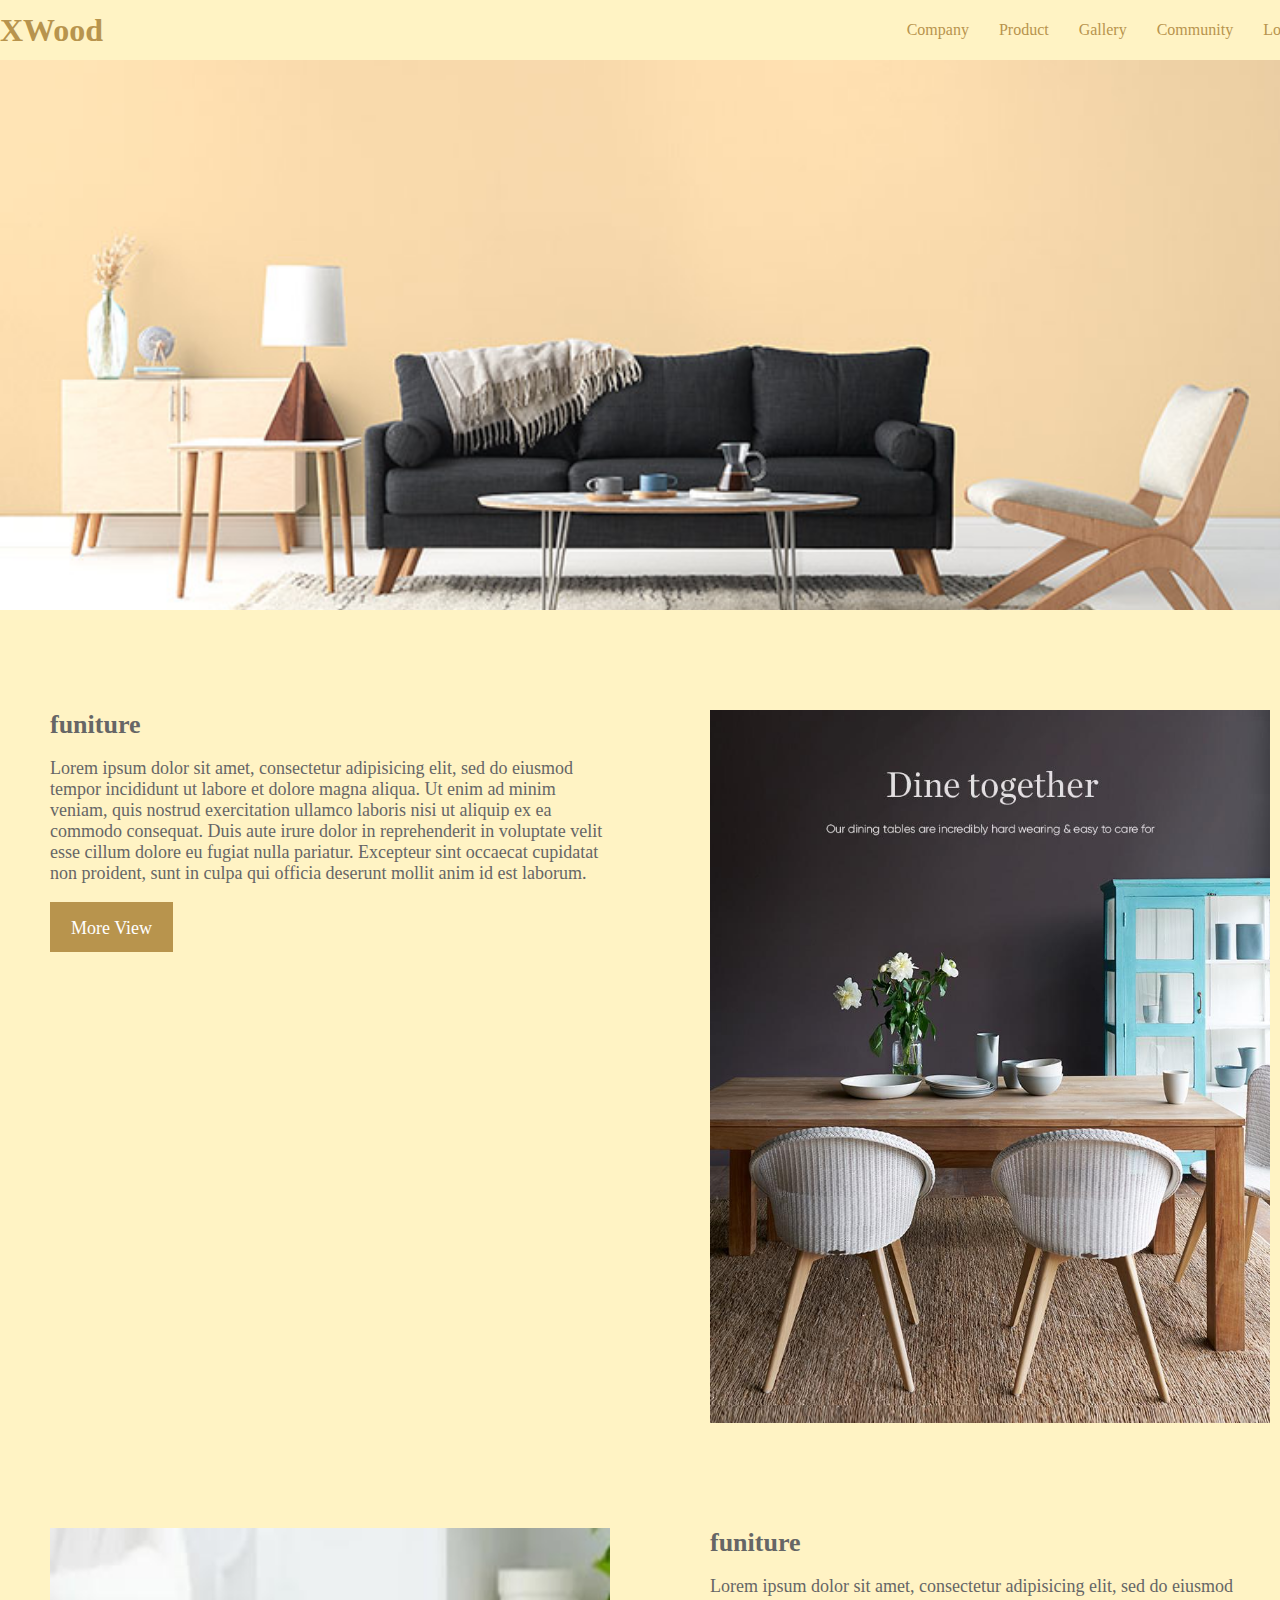
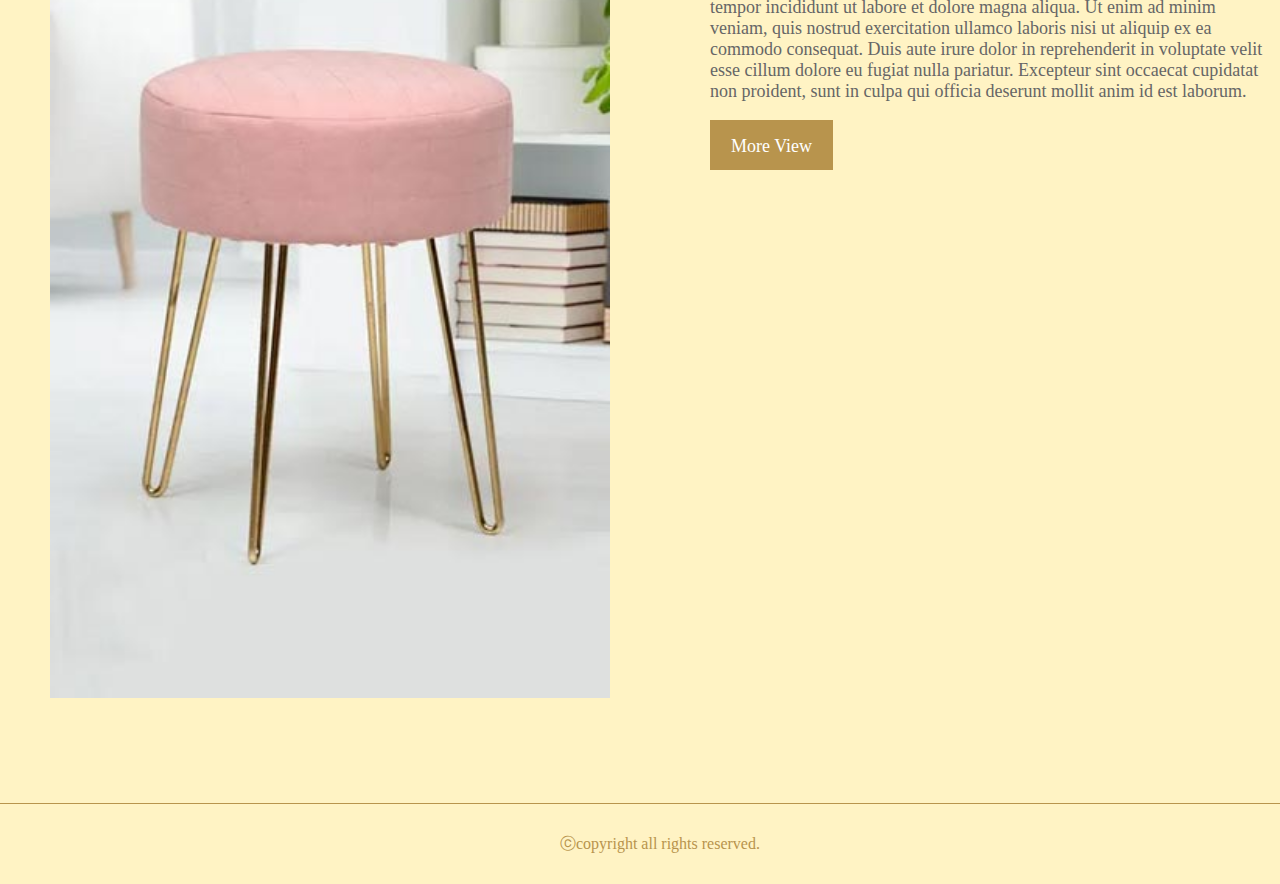
<file: 20201125/에제1_sass_site/index.html>
<!DOCTYPE html>
 <html lang="en">
 <head>
    <meta charset="UTF-8">
    <title>xwood</title>
    <link rel="stylesheet" href="css/style.css">
    <script src="js/jquery.min.js"></script>
    <script src="js/common.js"></script>
     <!--[if lt IE 9]>
       <script src = "http://html5shiv.googlecode.com/svn/trunk/html5.js"></script>
     <![endif]-->
 </head>
 <body>
   <div id="wrap">
    <header id="header">
      <h1 id="top_logo"><a href="index.html">XWood</a></h1>
      <nav id="top_nav">
        <ul>
          <li><a href="company/introduce.html">Company</a>
            <ul class="sub_menu">
              <li><a href="company/introduce.html">Introduce</a></li>
              <li><a href="company/ci.html">CI</a></li>
              <li><a href="company/history.html">History</a></li>
            </ul>
          </li>
          <li><a href="product/product.html">Product</a></li>
          <li><a href="gallery/gallery.html">Gallery</a></li>
          <li><a href="community/notice.html">Community</a>
            <ul class="sub_menu">
              <li><a href="community/notice.html">Notice</a></li>
              <li><a href="community/faq.html">FAQ</a></li>
            </ul>
          </li>
          <li><a href="location/location.html">Location</a></li>
        </ul>
      </nav>
    </header>
    <main>
      <!--메인배너-->
      <div class="mainbanner"></div>
      <!--컨텐츠 영역-->
      <div class="container">
        <div class="content">
          <div class="inner">
            <div class="box items_2">
              <div class="items">
                <h3 class="title">funiture</h3>
                <p>Lorem ipsum dolor sit amet, consectetur adipisicing elit, sed do eiusmod tempor incididunt ut labore et dolore magna aliqua. Ut enim ad minim veniam, quis nostrud exercitation ullamco laboris nisi ut aliquip ex ea commodo consequat. Duis aute irure dolor in reprehenderit in voluptate velit esse cillum dolore eu fugiat nulla pariatur. Excepteur sint occaecat cupidatat non proident, sunt in culpa qui officia deserunt mollit anim id est laborum.</p>
                <a href="company/introduce.html" class="gbtn">More View</a>
              </div>
              <div class="items">
                <img src="img/thumb_nail01.jpg" alt="thumb01">
              </div>
            </div>
          </div>
          <div class="inner">
            <div class="box items_2">
              <div class="items">
                <img src="img/thumb_nail02.jpg" alt="thumb02">
              </div>
              <div class="items">
                <h3 class="title">funiture</h3>
                <p>Lorem ipsum dolor sit amet, consectetur adipisicing elit, sed do eiusmod tempor incididunt ut labore et dolore magna aliqua. Ut enim ad minim veniam, quis nostrud exercitation ullamco laboris nisi ut aliquip ex ea commodo consequat. Duis aute irure dolor in reprehenderit in voluptate velit esse cillum dolore eu fugiat nulla pariatur. Excepteur sint occaecat cupidatat non proident, sunt in culpa qui officia deserunt mollit anim id est laborum.</p>
                <a href="company/introduce.html" class="gbtn">More View</a>
              </div>
            </div>
          </div>
        </div>
      </div>
    </main>
    <footer id="footer">
      ⓒcopyright all rights reserved.
    </footer>
   </div>
 </body>
 </html>
</file>
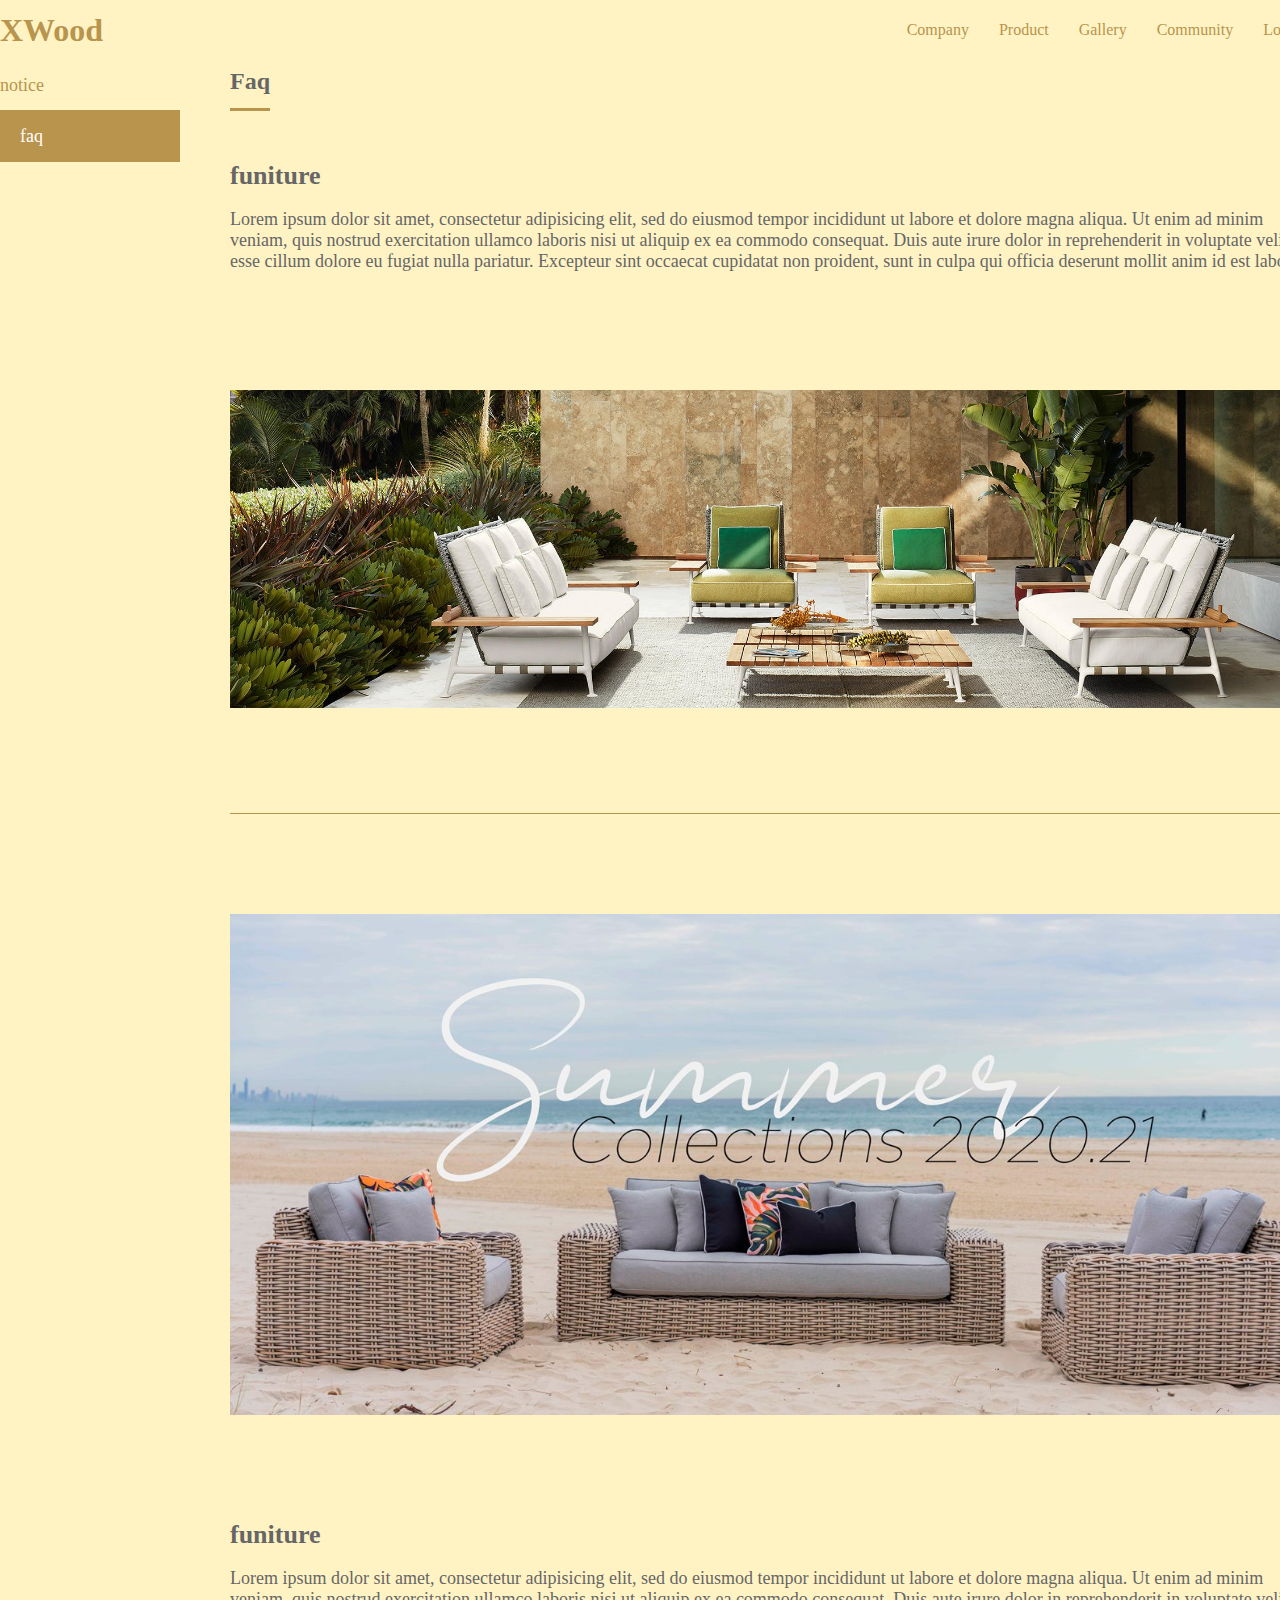
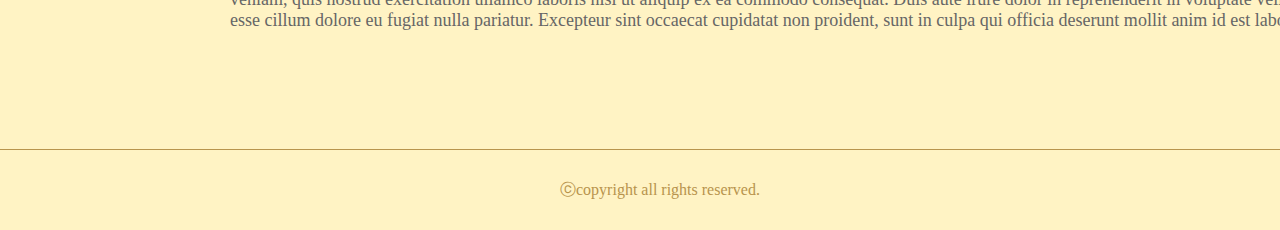
<file: 20201125/에제1_sass_site/community/faq.html>
<!DOCTYPE html>
 <html lang="en">
 <head>
    <meta charset="UTF-8">
    <title>faq</title>
    <link rel="stylesheet" href="../css/style.css">
    <script src="../js/jquery.min.js"></script>
    <script src="../js/common.js"></script>
     <!--[if lt IE 9]>
       <script src = "http://html5shiv.googlecode.com/svn/trunk/html5.js"></script>
     <![endif]-->
 </head>
 <body class="subpage">
   <div id="wrap">
    <header id="header">
      <h1 id="top_logo"><a href="../index.html">XWood</a></h1>
      <nav id="top_nav">
        <ul>
          <li><a href="../company/introduce.html">Company</a>
            <ul class="sub_menu">
              <li><a href="../company/introduce.html">Introduce</a></li>
              <li><a href="../company/ci.html">CI</a></li>
              <li><a href="../company/history.html">History</a></li>
            </ul>
          </li>
          <li><a href="../product/product.html">Product</a></li>
          <li><a href="../gallery/gallery.html">Gallery</a></li>
          <li><a href="../community/notice.html">Community</a>
            <ul class="sub_menu">
              <li><a href="../community/notice.html">Notice</a></li>
              <li><a href="../community/faq.html">FAQ</a></li>
            </ul>
          </li>
          <li><a href="../location/location.html">Location</a></li>
        </ul>
      </nav>
    </header>
    <main>
      <!--컨텐츠 영역-->
      <div class="container">
        <!--왼쪽메뉴-->
        <aside id="lnb">
          <ul>
            <li><a href="../community/notice.html">notice</a></li>
            <li><a class="on" href="../community/faq.html">faq</a></li>
          </ul>
        </aside>
        <!--컨텐츠 본문-->
        <div class="content">
          <h2 class="sub_title"><span>Faq</span></h2>
          <div class="inner">
            <div class="box">
              <div class="items">
                <h3 class="title">funiture</h3>
                <p>Lorem ipsum dolor sit amet, consectetur adipisicing elit, sed do eiusmod tempor incididunt ut labore et dolore magna aliqua. Ut enim ad minim veniam, quis nostrud exercitation ullamco laboris nisi ut aliquip ex ea commodo consequat. Duis aute irure dolor in reprehenderit in voluptate velit esse cillum dolore eu fugiat nulla pariatur. Excepteur sint occaecat cupidatat non proident, sunt in culpa qui officia deserunt mollit anim id est laborum.</p>
              </div>
              <div class="items">
                <img src="../img/company/company_img01.jpg" alt="thumb01">
              </div>
            </div>
          </div>
          <div class="inner">
            <div class="box">
              <div class="items">
                <img src="../img/company/company_img02.jpg" alt="thumb02">
              </div>
              <div class="items">
                <h3 class="title">funiture</h3>
                <p>Lorem ipsum dolor sit amet, consectetur adipisicing elit, sed do eiusmod tempor incididunt ut labore et dolore magna aliqua. Ut enim ad minim veniam, quis nostrud exercitation ullamco laboris nisi ut aliquip ex ea commodo consequat. Duis aute irure dolor in reprehenderit in voluptate velit esse cillum dolore eu fugiat nulla pariatur. Excepteur sint occaecat cupidatat non proident, sunt in culpa qui officia deserunt mollit anim id est laborum.</p>
              </div>
            </div>
          </div>
        </div>
      </div>
    </main>
    <footer id="footer">
      ⓒcopyright all rights reserved.
    </footer>
   </div>
 </body>
 </html>
</file>
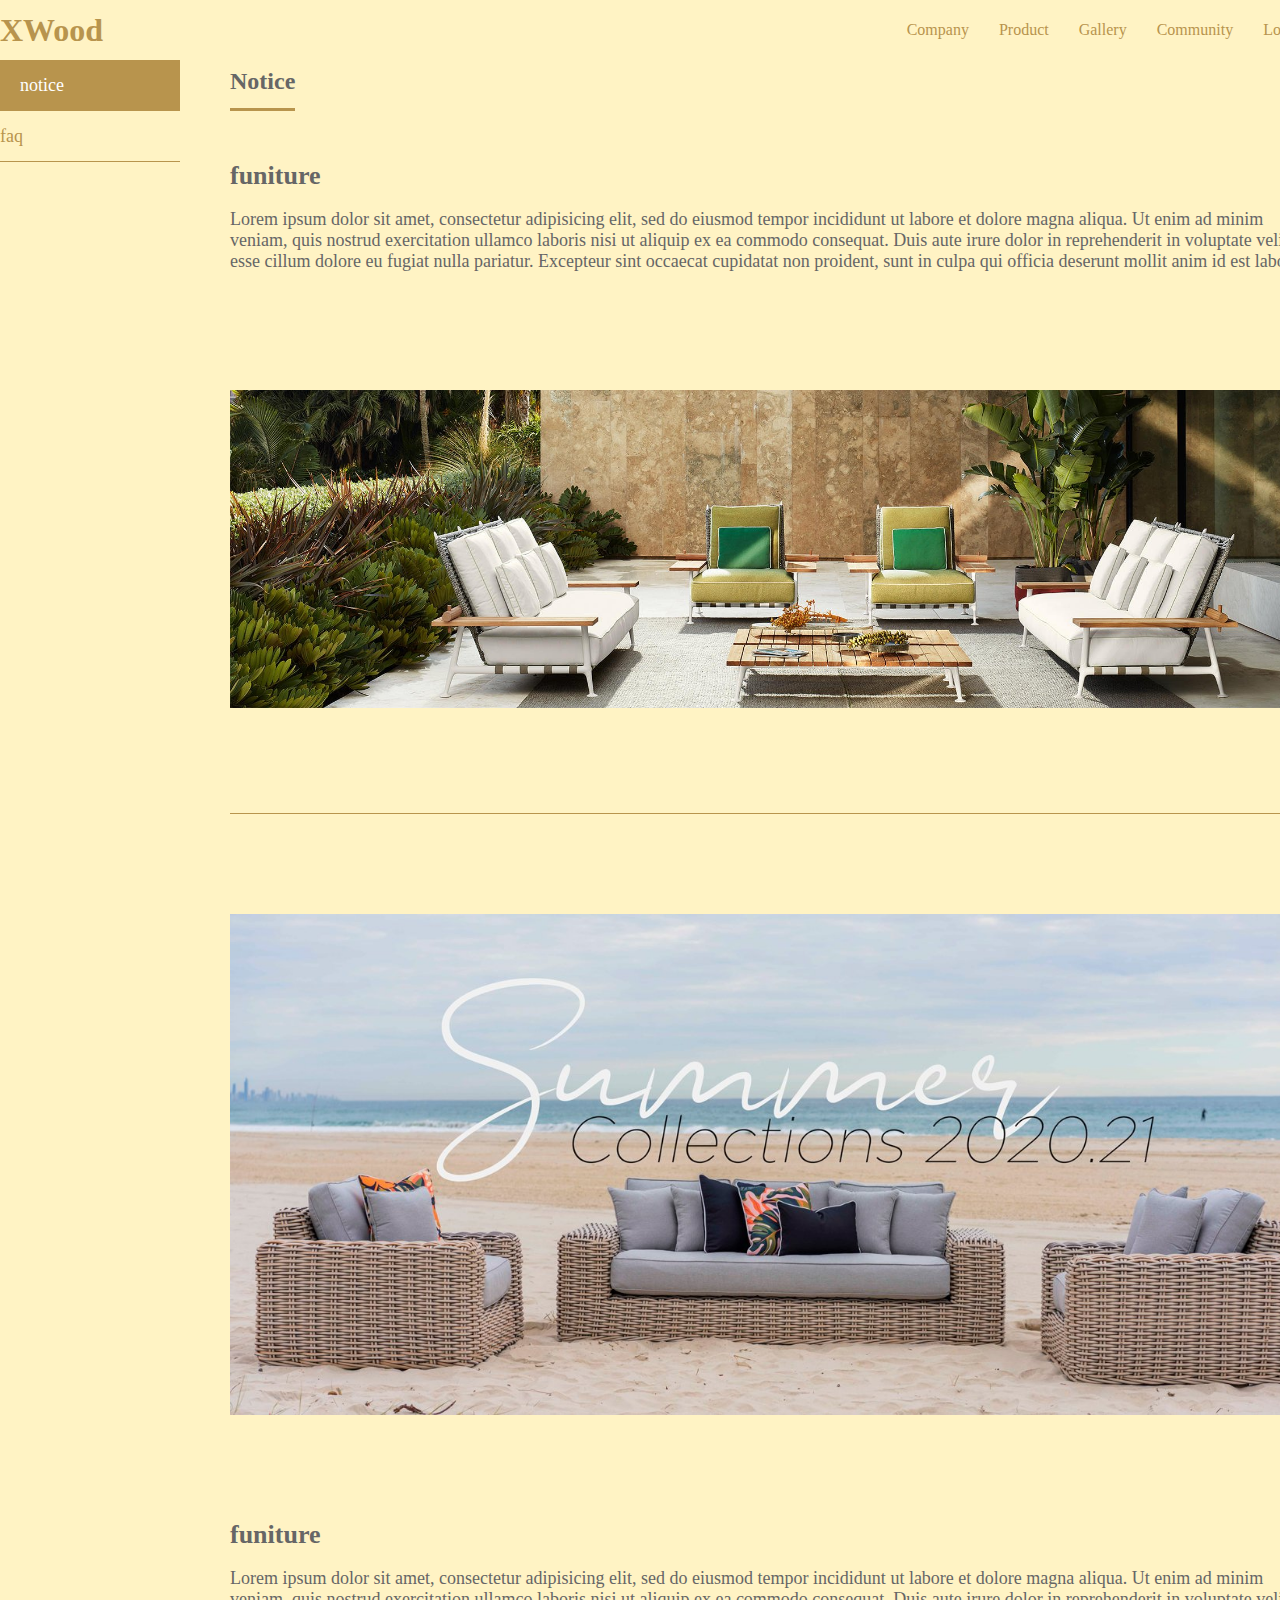
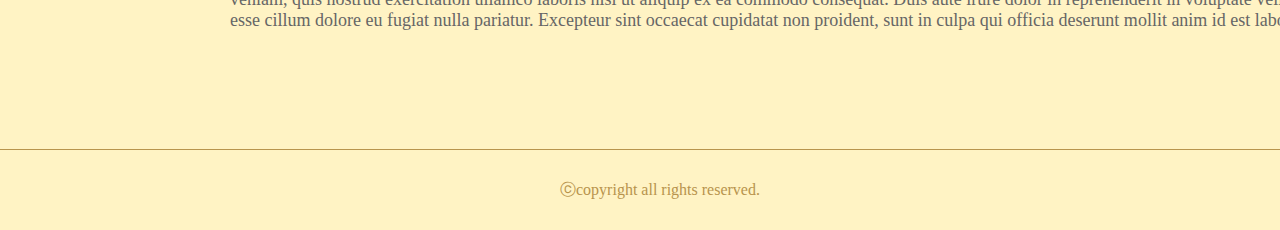
<file: 20201125/에제1_sass_site/community/notice.html>
<!DOCTYPE html>
 <html lang="en">
 <head>
    <meta charset="UTF-8">
    <title>notice</title>
    <link rel="stylesheet" href="../css/style.css">
    <script src="../js/jquery.min.js"></script>
    <script src="../js/common.js"></script>
     <!--[if lt IE 9]>
       <script src = "http://html5shiv.googlecode.com/svn/trunk/html5.js"></script>
     <![endif]-->
 </head>
 <body class="subpage">
   <div id="wrap">
    <header id="header">
      <h1 id="top_logo"><a href="../index.html">XWood</a></h1>
      <nav id="top_nav">
        <ul>
          <li><a href="../company/introduce.html">Company</a>
            <ul class="sub_menu">
              <li><a href="../company/introduce.html">Introduce</a></li>
              <li><a href="../company/ci.html">CI</a></li>
              <li><a href="../company/history.html">History</a></li>
            </ul>
          </li>
          <li><a href="../product/product.html">Product</a></li>
          <li><a href="../gallery/gallery.html">Gallery</a></li>
          <li><a href="../community/notice.html">Community</a>
            <ul class="sub_menu">
              <li><a href="../community/notice.html">Notice</a></li>
              <li><a href="../community/faq.html">FAQ</a></li>
            </ul>
          </li>
          <li><a href="../location/location.html">Location</a></li>
        </ul>
      </nav>
    </header>
    <main>
      <!--컨텐츠 영역-->
      <div class="container">
        <!--왼쪽메뉴-->
        <aside id="lnb">
          <ul>
            <li><a class="on" href="../community/notice.html">notice</a></li>
            <li><a href="../community/faq.html">faq</a></li>
          </ul>
        </aside>
        <!--컨텐츠 본문-->
        <div class="content">
          <h2 class="sub_title"><span>Notice</span></h2>
          <div class="inner">
            <div class="box">
              <div class="items">
                <h3 class="title">funiture</h3>
                <p>Lorem ipsum dolor sit amet, consectetur adipisicing elit, sed do eiusmod tempor incididunt ut labore et dolore magna aliqua. Ut enim ad minim veniam, quis nostrud exercitation ullamco laboris nisi ut aliquip ex ea commodo consequat. Duis aute irure dolor in reprehenderit in voluptate velit esse cillum dolore eu fugiat nulla pariatur. Excepteur sint occaecat cupidatat non proident, sunt in culpa qui officia deserunt mollit anim id est laborum.</p>
              </div>
              <div class="items">
                <img src="../img/company/company_img01.jpg" alt="thumb01">
              </div>
            </div>
          </div>
          <div class="inner">
            <div class="box">
              <div class="items">
                <img src="../img/company/company_img02.jpg" alt="thumb02">
              </div>
              <div class="items">
                <h3 class="title">funiture</h3>
                <p>Lorem ipsum dolor sit amet, consectetur adipisicing elit, sed do eiusmod tempor incididunt ut labore et dolore magna aliqua. Ut enim ad minim veniam, quis nostrud exercitation ullamco laboris nisi ut aliquip ex ea commodo consequat. Duis aute irure dolor in reprehenderit in voluptate velit esse cillum dolore eu fugiat nulla pariatur. Excepteur sint occaecat cupidatat non proident, sunt in culpa qui officia deserunt mollit anim id est laborum.</p>
              </div>
            </div>
          </div>
        </div>
      </div>
    </main>
    <footer id="footer">
      ⓒcopyright all rights reserved.
    </footer>
   </div>
 </body>
 </html>
</file>
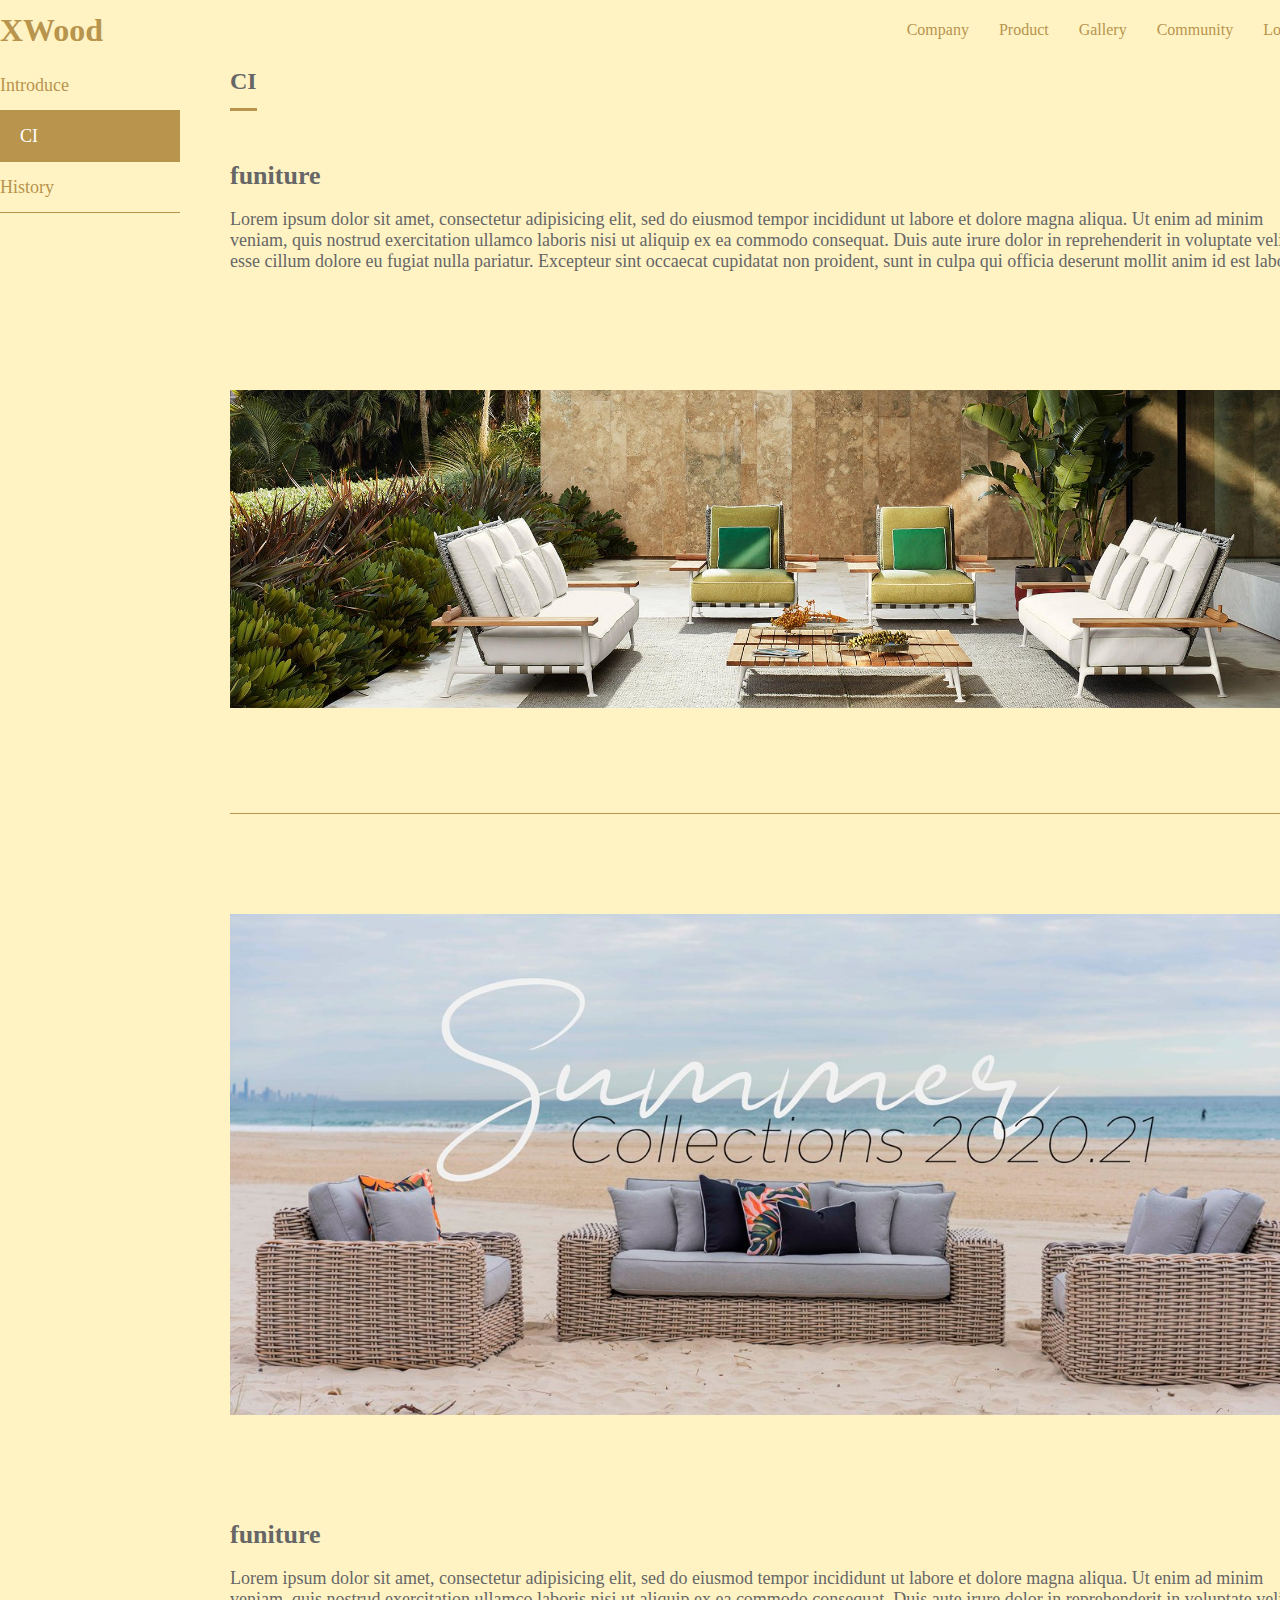
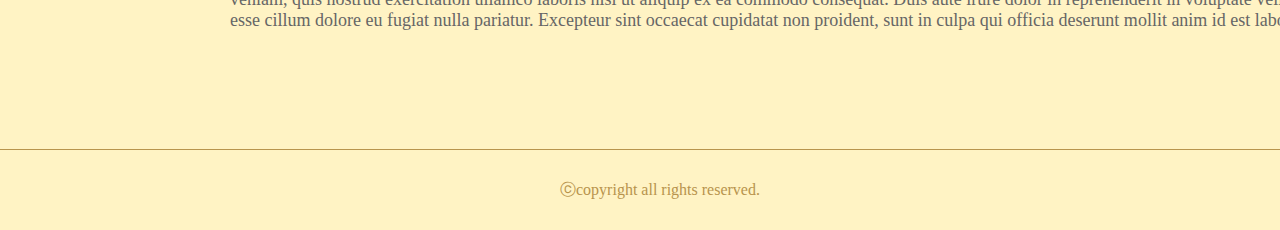
<file: 20201125/에제1_sass_site/company/ci.html>
<!DOCTYPE html>
 <html lang="en">
 <head>
    <meta charset="UTF-8">
    <title>ci</title>
    <link rel="stylesheet" href="../css/style.css">
    <script src="../js/jquery.min.js"></script>
    <script src="../js/common.js"></script>
     <!--[if lt IE 9]>
       <script src = "http://html5shiv.googlecode.com/svn/trunk/html5.js"></script>
     <![endif]-->
 </head>
 <body class="subpage">
   <div id="wrap">
    <header id="header">
      <h1 id="top_logo"><a href="../index.html">XWood</a></h1>
      <nav id="top_nav">
        <ul>
          <li><a href="../company/introduce.html">Company</a>
            <ul class="sub_menu">
              <li><a href="../company/introduce.html">Introduce</a></li>
              <li><a href="../company/ci.html">CI</a></li>
              <li><a href="../company/history.html">History</a></li>
            </ul>
          </li>
          <li><a href="../product/product.html">Product</a></li>
          <li><a href="../gallery/gallery.html">Gallery</a></li>
          <li><a href="../community/notice.html">Community</a>
            <ul class="sub_menu">
              <li><a href="../community/notice.html">Notice</a></li>
              <li><a href="../community/faq.html">FAQ</a></li>
            </ul>
          </li>
          <li><a href="../location/location.html">Location</a></li>
        </ul>
      </nav>
    </header>
    <main>
      <!--컨텐츠 영역-->
      <div class="container">
        <!--왼쪽메뉴-->
        <aside id="lnb">
          <ul>
            <li><a href="../company/introduce.html">Introduce</a></li>
            <li><a class="on" href="../company/ci.html">CI</a></li>
            <li><a href="../company/history.html">History</a></li>
          </ul>
        </aside>
        <!--컨텐츠 본문-->
        <div class="content">
          <h2 class="sub_title"><span>CI</span></h2>
          <div class="inner">
            <div class="box">
              <div class="items">
                <h3 class="title">funiture</h3>
                <p>Lorem ipsum dolor sit amet, consectetur adipisicing elit, sed do eiusmod tempor incididunt ut labore et dolore magna aliqua. Ut enim ad minim veniam, quis nostrud exercitation ullamco laboris nisi ut aliquip ex ea commodo consequat. Duis aute irure dolor in reprehenderit in voluptate velit esse cillum dolore eu fugiat nulla pariatur. Excepteur sint occaecat cupidatat non proident, sunt in culpa qui officia deserunt mollit anim id est laborum.</p>
              </div>
              <div class="items">
                <img src="../img/company/company_img01.jpg" alt="thumb01">
              </div>
            </div>
          </div>
          <div class="inner">
            <div class="box">
              <div class="items">
                <img src="../img/company/company_img02.jpg" alt="thumb02">
              </div>
              <div class="items">
                <h3 class="title">funiture</h3>
                <p>Lorem ipsum dolor sit amet, consectetur adipisicing elit, sed do eiusmod tempor incididunt ut labore et dolore magna aliqua. Ut enim ad minim veniam, quis nostrud exercitation ullamco laboris nisi ut aliquip ex ea commodo consequat. Duis aute irure dolor in reprehenderit in voluptate velit esse cillum dolore eu fugiat nulla pariatur. Excepteur sint occaecat cupidatat non proident, sunt in culpa qui officia deserunt mollit anim id est laborum.</p>
              </div>
            </div>
          </div>
        </div>
      </div>
    </main>
    <footer id="footer">
      ⓒcopyright all rights reserved.
    </footer>
   </div>
 </body>
 </html>
</file>
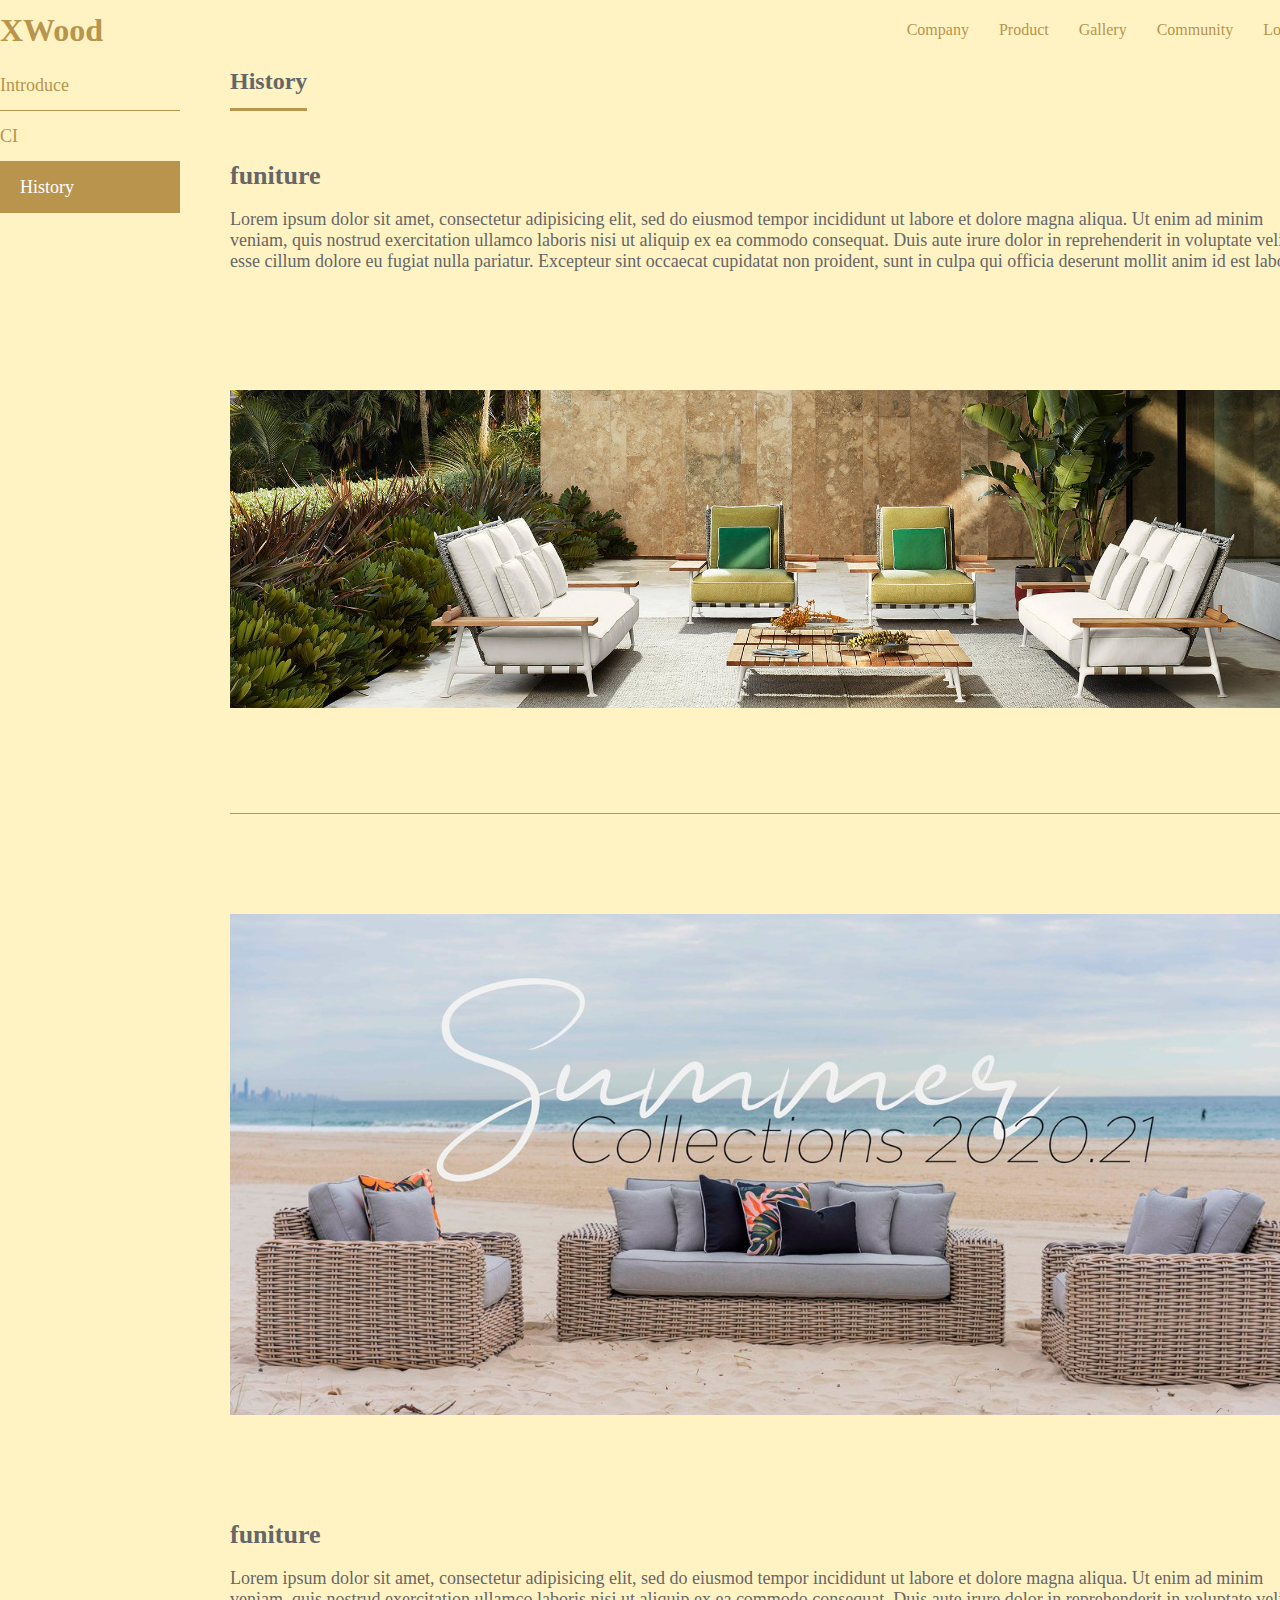
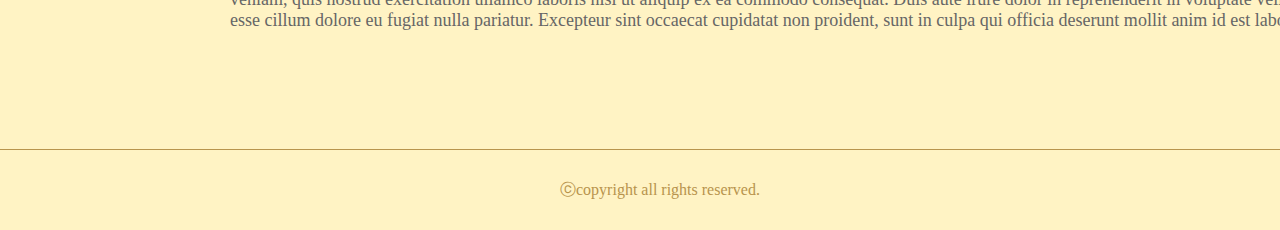
<file: 20201125/에제1_sass_site/company/history.html>
<!DOCTYPE html>
 <html lang="en">
 <head>
    <meta charset="UTF-8">
    <title>history</title>
    <link rel="stylesheet" href="../css/style.css">
    <script src="../js/jquery.min.js"></script>
    <script src="../js/common.js"></script>
     <!--[if lt IE 9]>
       <script src = "http://html5shiv.googlecode.com/svn/trunk/html5.js"></script>
     <![endif]-->
 </head>
 <body class="subpage">
   <div id="wrap">
    <header id="header">
      <h1 id="top_logo"><a href="../index.html">XWood</a></h1>
      <nav id="top_nav">
        <ul>
          <li><a href="../company/introduce.html">Company</a>
            <ul class="sub_menu">
              <li><a href="../company/introduce.html">Introduce</a></li>
              <li><a href="../company/ci.html">CI</a></li>
              <li><a href="../company/history.html">History</a></li>
            </ul>
          </li>
          <li><a href="../product/product.html">Product</a></li>
          <li><a href="../gallery/gallery.html">Gallery</a></li>
          <li><a href="../community/notice.html">Community</a>
            <ul class="sub_menu">
              <li><a href="../community/notice.html">Notice</a></li>
              <li><a href="../community/faq.html">FAQ</a></li>
            </ul>
          </li>
          <li><a href="../location/location.html">Location</a></li>
        </ul>
      </nav>
    </header>
    <main>
      <!--컨텐츠 영역-->
      <div class="container">
        <!--왼쪽메뉴-->
        <aside id="lnb">
          <ul>
            <li><a href="../company/introduce.html">Introduce</a></li>
            <li><a href="../company/ci.html">CI</a></li>
            <li><a class="on" href="../company/history.html">History</a></li>
          </ul>
        </aside>
        <!--컨텐츠 본문-->
        <div class="content">
          <h2 class="sub_title"><span>History</span></h2>
          <div class="inner">
            <div class="box">
              <div class="items">
                <h3 class="title">funiture</h3>
                <p>Lorem ipsum dolor sit amet, consectetur adipisicing elit, sed do eiusmod tempor incididunt ut labore et dolore magna aliqua. Ut enim ad minim veniam, quis nostrud exercitation ullamco laboris nisi ut aliquip ex ea commodo consequat. Duis aute irure dolor in reprehenderit in voluptate velit esse cillum dolore eu fugiat nulla pariatur. Excepteur sint occaecat cupidatat non proident, sunt in culpa qui officia deserunt mollit anim id est laborum.</p>
              </div>
              <div class="items">
                <img src="../img/company/company_img01.jpg" alt="thumb01">
              </div>
            </div>
          </div>
          <div class="inner">
            <div class="box">
              <div class="items">
                <img src="../img/company/company_img02.jpg" alt="thumb02">
              </div>
              <div class="items">
                <h3 class="title">funiture</h3>
                <p>Lorem ipsum dolor sit amet, consectetur adipisicing elit, sed do eiusmod tempor incididunt ut labore et dolore magna aliqua. Ut enim ad minim veniam, quis nostrud exercitation ullamco laboris nisi ut aliquip ex ea commodo consequat. Duis aute irure dolor in reprehenderit in voluptate velit esse cillum dolore eu fugiat nulla pariatur. Excepteur sint occaecat cupidatat non proident, sunt in culpa qui officia deserunt mollit anim id est laborum.</p>
              </div>
            </div>
          </div>
        </div>
      </div>
    </main>
    <footer id="footer">
      ⓒcopyright all rights reserved.
    </footer>
   </div>
 </body>
 </html>
</file>
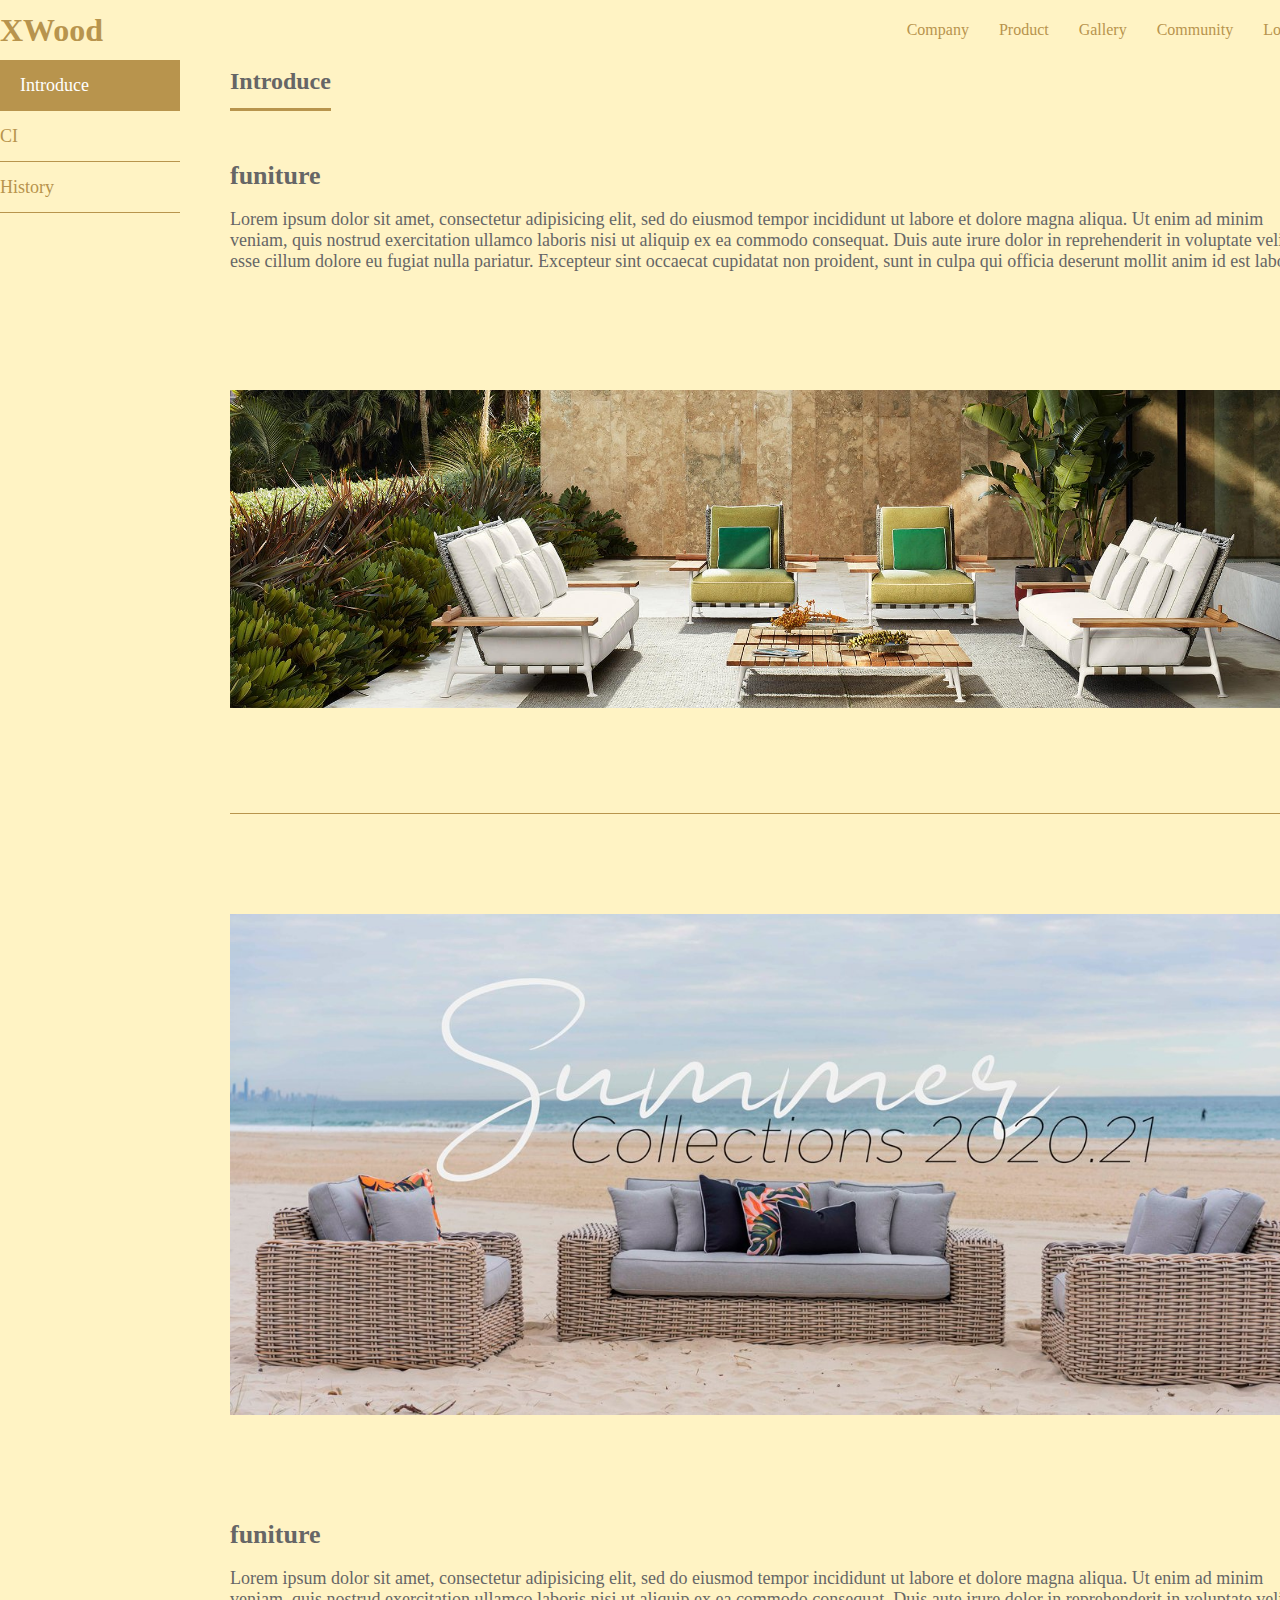
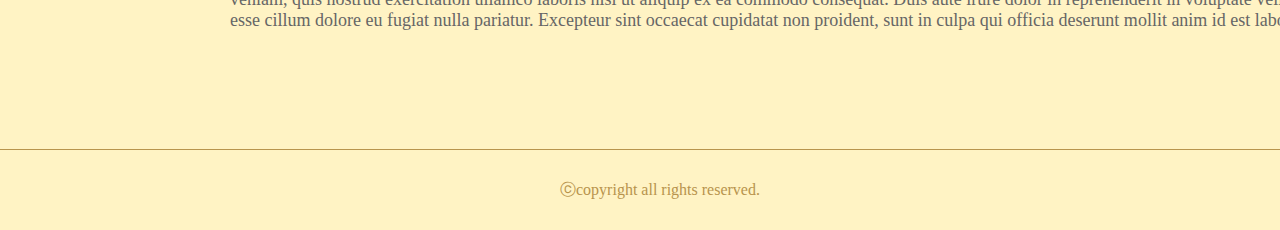
<file: 20201125/에제1_sass_site/company/introduce.html>
<!DOCTYPE html>
 <html lang="en">
 <head>
    <meta charset="UTF-8">
    <title>introduce</title>
    <link rel="stylesheet" href="../css/style.css">
    <script src="../js/jquery.min.js"></script>
    <script src="../js/common.js"></script>
     <!--[if lt IE 9]>
       <script src = "http://html5shiv.googlecode.com/svn/trunk/html5.js"></script>
     <![endif]-->
 </head>
 <body class="subpage">
   <div id="wrap">
    <header id="header">
      <h1 id="top_logo"><a href="../index.html">XWood</a></h1>
      <nav id="top_nav">
        <ul>
          <li><a href="../company/introduce.html">Company</a>
            <ul class="sub_menu">
              <li><a href="../company/introduce.html">Introduce</a></li>
              <li><a href="../company/ci.html">CI</a></li>
              <li><a href="../company/history.html">History</a></li>
            </ul>
          </li>
          <li><a href="../product/product.html">Product</a></li>
          <li><a href="../gallery/gallery.html">Gallery</a></li>
          <li><a href="../community/notice.html">Community</a>
            <ul class="sub_menu">
              <li><a href="../community/notice.html">Notice</a></li>
              <li><a href="../community/faq.html">FAQ</a></li>
            </ul>
          </li>
          <li><a href="../location/location.html">Location</a></li>
        </ul>
      </nav>
    </header>
    <main>
      <!--컨텐츠 영역-->
      <div class="container">
        <!--왼쪽메뉴-->
        <aside id="lnb">
          <ul>
            <li><a class="on" href="../company/introduce.html">Introduce</a></li>
            <li><a href="../company/ci.html">CI</a></li>
            <li><a href="../company/history.html">History</a></li>
          </ul>
        </aside>
        <!--컨텐츠 본문-->
        <div class="content">
          <h2 class="sub_title"><span>Introduce</span></h2>
          <div class="inner">
            <div class="box">
              <div class="items">
                <h3 class="title">funiture</h3>
                <p>Lorem ipsum dolor sit amet, consectetur adipisicing elit, sed do eiusmod tempor incididunt ut labore et dolore magna aliqua. Ut enim ad minim veniam, quis nostrud exercitation ullamco laboris nisi ut aliquip ex ea commodo consequat. Duis aute irure dolor in reprehenderit in voluptate velit esse cillum dolore eu fugiat nulla pariatur. Excepteur sint occaecat cupidatat non proident, sunt in culpa qui officia deserunt mollit anim id est laborum.</p>
              </div>
              <div class="items">
                <img src="../img/company/company_img01.jpg" alt="thumb01">
              </div>
            </div>
          </div>
          <div class="inner">
            <div class="box">
              <div class="items">
                <img src="../img/company/company_img02.jpg" alt="thumb02">
              </div>
              <div class="items">
                <h3 class="title">funiture</h3>
                <p>Lorem ipsum dolor sit amet, consectetur adipisicing elit, sed do eiusmod tempor incididunt ut labore et dolore magna aliqua. Ut enim ad minim veniam, quis nostrud exercitation ullamco laboris nisi ut aliquip ex ea commodo consequat. Duis aute irure dolor in reprehenderit in voluptate velit esse cillum dolore eu fugiat nulla pariatur. Excepteur sint occaecat cupidatat non proident, sunt in culpa qui officia deserunt mollit anim id est laborum.</p>
              </div>
            </div>
          </div>
        </div>
      </div>
    </main>
    <footer id="footer">
      ⓒcopyright all rights reserved.
    </footer>
   </div>
 </body>
 </html>
</file>
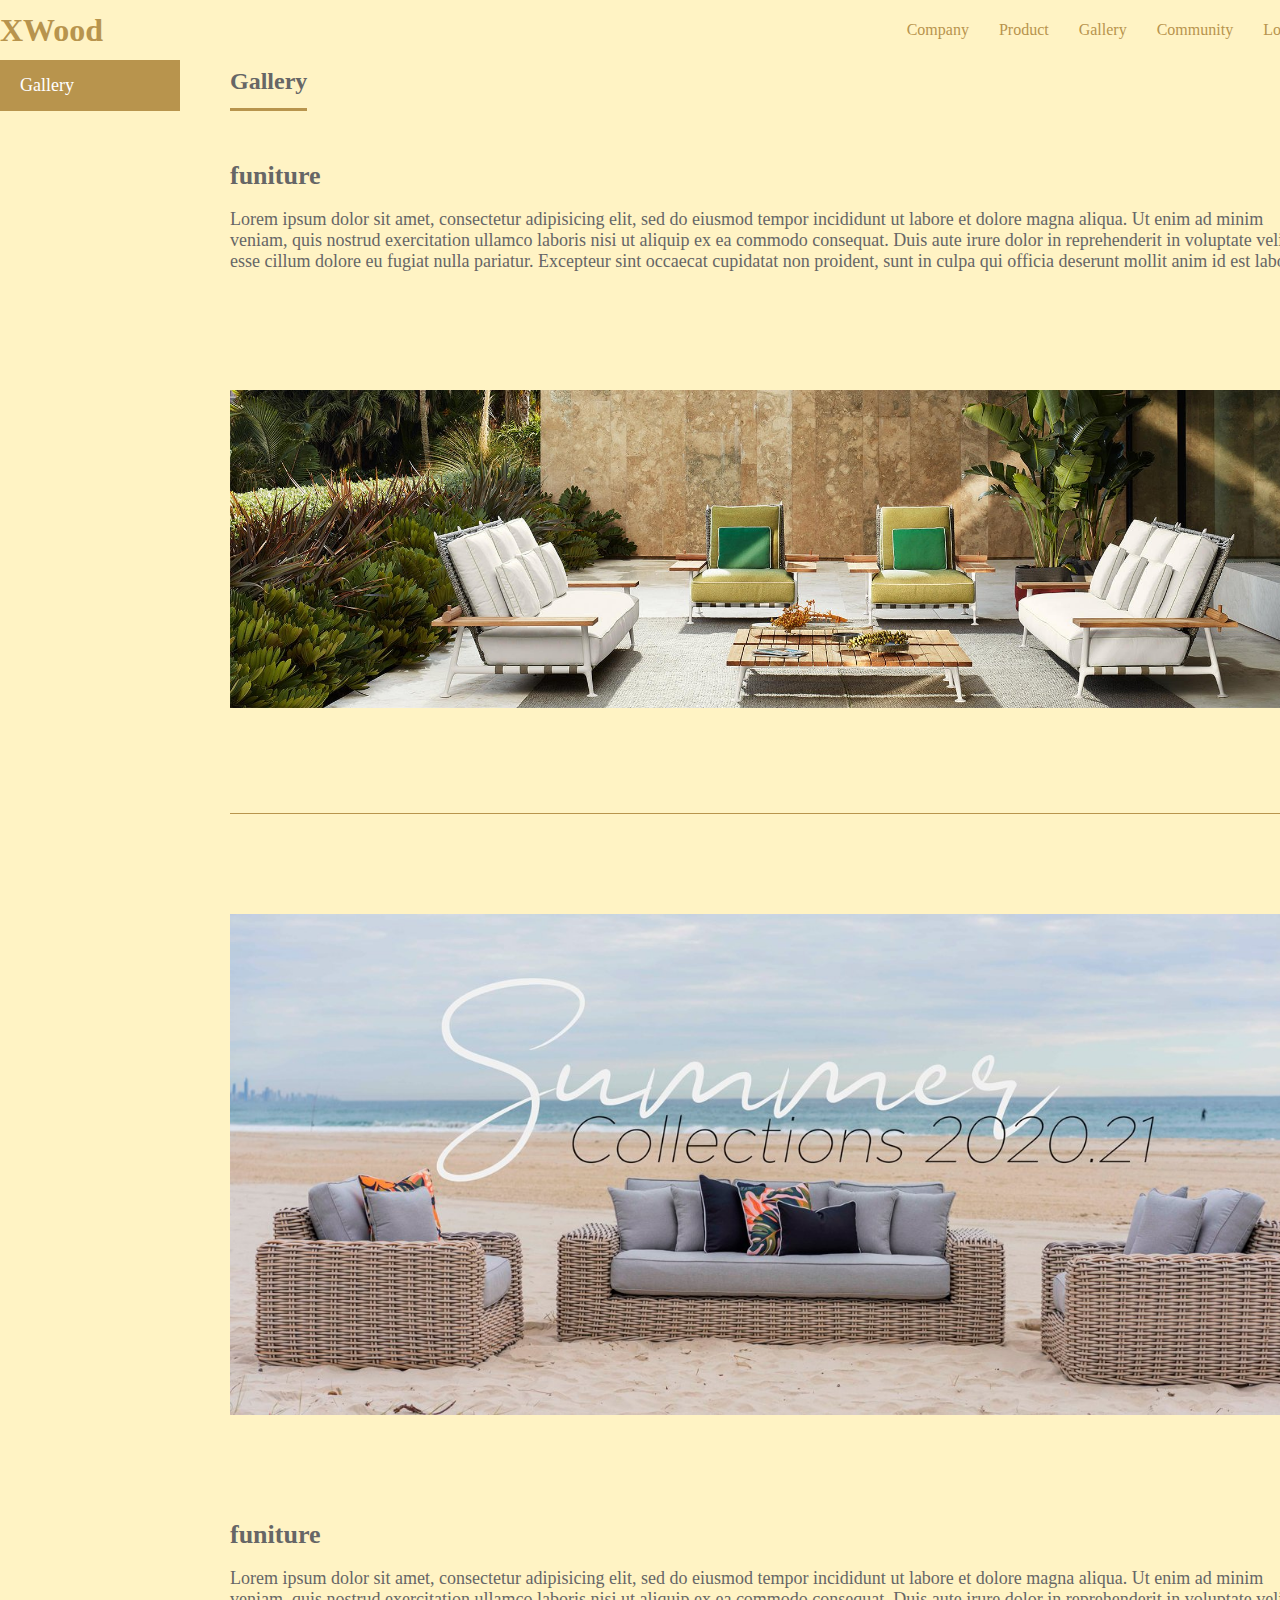
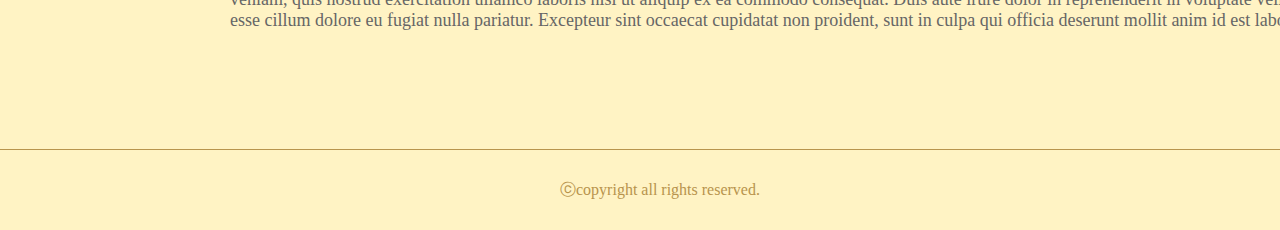
<file: 20201125/에제1_sass_site/gallery/gallery.html>
<!DOCTYPE html>
 <html lang="en">
 <head>
    <meta charset="UTF-8">
    <title>gallery</title>
    <link rel="stylesheet" href="../css/style.css">
    <script src="../js/jquery.min.js"></script>
    <script src="../js/common.js"></script>
     <!--[if lt IE 9]>
       <script src = "http://html5shiv.googlecode.com/svn/trunk/html5.js"></script>
     <![endif]-->
 </head>
 <body class="subpage">
   <div id="wrap">
    <header id="header">
      <h1 id="top_logo"><a href="../index.html">XWood</a></h1>
      <nav id="top_nav">
        <ul>
          <li><a href="../company/introduce.html">Company</a>
            <ul class="sub_menu">
              <li><a href="../company/introduce.html">Introduce</a></li>
              <li><a href="../company/ci.html">CI</a></li>
              <li><a href="../company/history.html">History</a></li>
            </ul>
          </li>
          <li><a href="../product/product.html">Product</a></li>
          <li><a href="../gallery/gallery.html">Gallery</a></li>
          <li><a href="../community/notice.html">Community</a>
            <ul class="sub_menu">
              <li><a href="../community/notice.html">Notice</a></li>
              <li><a href="../community/faq.html">FAQ</a></li>
            </ul>
          </li>
          <li><a href="../location/location.html">Location</a></li>
        </ul>
      </nav>
    </header>
    <main>
      <!--컨텐츠 영역-->
      <div class="container">
        <!--왼쪽메뉴-->
        <aside id="lnb">
          <ul>
            <li><a class="on" href="../gallery/gallery.html">Gallery</a></li>
          </ul>
        </aside>
        <!--컨텐츠 본문-->
        <div class="content">
          <h2 class="sub_title"><span>Gallery</span></h2>
          <div class="inner">
            <div class="box">
              <div class="items">
                <h3 class="title">funiture</h3>
                <p>Lorem ipsum dolor sit amet, consectetur adipisicing elit, sed do eiusmod tempor incididunt ut labore et dolore magna aliqua. Ut enim ad minim veniam, quis nostrud exercitation ullamco laboris nisi ut aliquip ex ea commodo consequat. Duis aute irure dolor in reprehenderit in voluptate velit esse cillum dolore eu fugiat nulla pariatur. Excepteur sint occaecat cupidatat non proident, sunt in culpa qui officia deserunt mollit anim id est laborum.</p>
              </div>
              <div class="items">
                <img src="../img/company/company_img01.jpg" alt="thumb01">
              </div>
            </div>
          </div>
          <div class="inner">
            <div class="box">
              <div class="items">
                <img src="../img/company/company_img02.jpg" alt="thumb02">
              </div>
              <div class="items">
                <h3 class="title">funiture</h3>
                <p>Lorem ipsum dolor sit amet, consectetur adipisicing elit, sed do eiusmod tempor incididunt ut labore et dolore magna aliqua. Ut enim ad minim veniam, quis nostrud exercitation ullamco laboris nisi ut aliquip ex ea commodo consequat. Duis aute irure dolor in reprehenderit in voluptate velit esse cillum dolore eu fugiat nulla pariatur. Excepteur sint occaecat cupidatat non proident, sunt in culpa qui officia deserunt mollit anim id est laborum.</p>
              </div>
            </div>
          </div>
        </div>
      </div>
    </main>
    <footer id="footer">
      ⓒcopyright all rights reserved.
    </footer>
   </div>
 </body>
 </html>
</file>
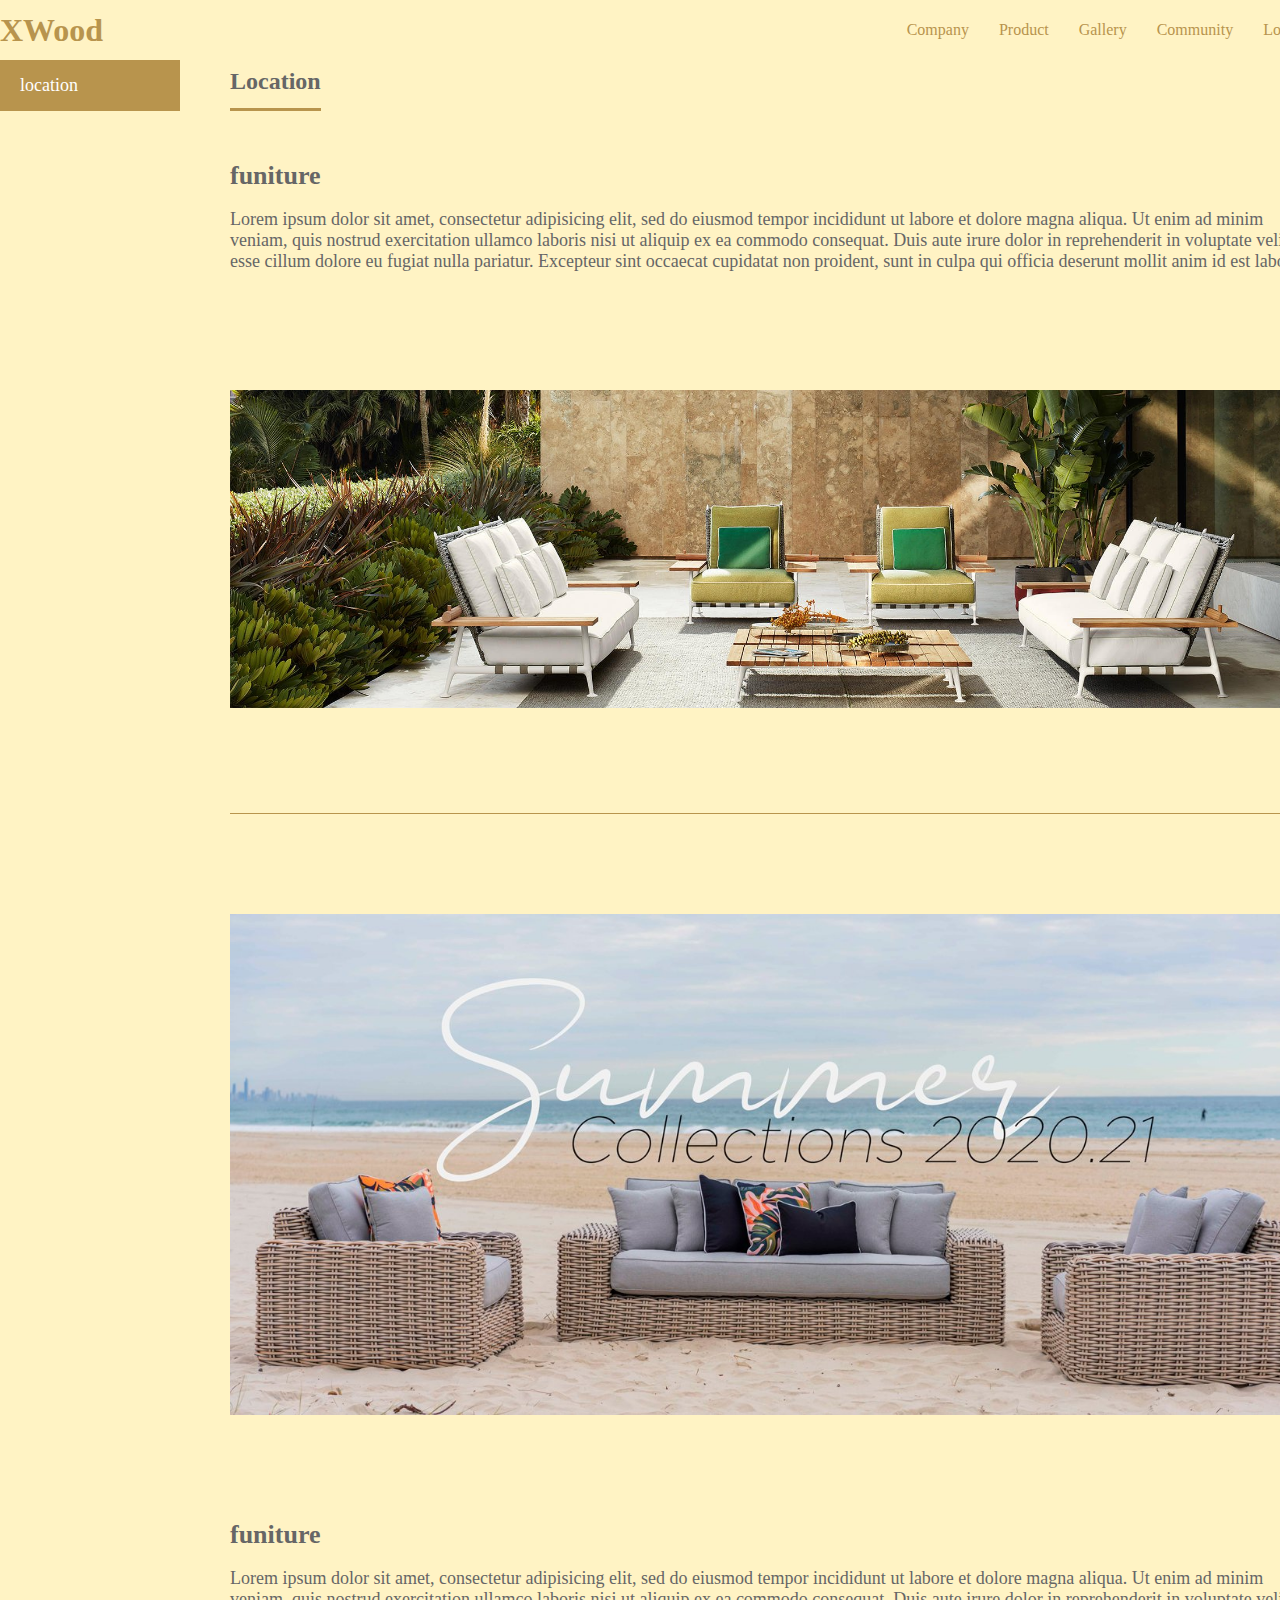
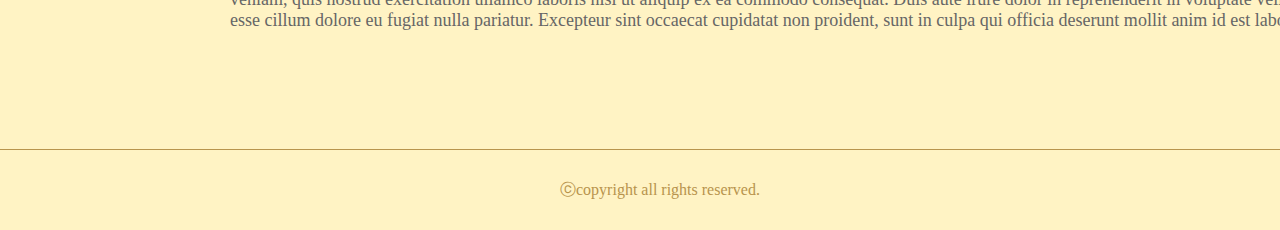
<file: 20201125/에제1_sass_site/location/location.html>
<!DOCTYPE html>
 <html lang="en">
 <head>
    <meta charset="UTF-8">
    <title>location</title>
    <link rel="stylesheet" href="../css/style.css">
    <script src="../js/jquery.min.js"></script>
    <script src="../js/common.js"></script>
     <!--[if lt IE 9]>
       <script src = "http://html5shiv.googlecode.com/svn/trunk/html5.js"></script>
     <![endif]-->
 </head>
 <body class="subpage">
   <div id="wrap">
    <header id="header">
      <h1 id="top_logo"><a href="../index.html">XWood</a></h1>
      <nav id="top_nav">
        <ul>
          <li><a href="../company/introduce.html">Company</a>
            <ul class="sub_menu">
              <li><a href="../company/introduce.html">Introduce</a></li>
              <li><a href="../company/ci.html">CI</a></li>
              <li><a href="../company/history.html">History</a></li>
            </ul>
          </li>
          <li><a href="../product/product.html">Product</a></li>
          <li><a href="../gallery/gallery.html">Gallery</a></li>
          <li><a href="../community/notice.html">Community</a>
            <ul class="sub_menu">
              <li><a href="../community/notice.html">Notice</a></li>
              <li><a href="../community/faq.html">FAQ</a></li>
            </ul>
          </li>
          <li><a href="../location/location.html">Location</a></li>
        </ul>
      </nav>
    </header>
    <main>
      <!--컨텐츠 영역-->
      <div class="container">
        <!--왼쪽메뉴-->
        <aside id="lnb">
          <ul>
            <li><a class="on" href="../location/location.html">location</a></li>
          </ul>
        </aside>
        <!--컨텐츠 본문-->
        <div class="content">
          <h2 class="sub_title"><span>Location</span></h2>
          <div class="inner">
            <div class="box">
              <div class="items">
                <h3 class="title">funiture</h3>
                <p>Lorem ipsum dolor sit amet, consectetur adipisicing elit, sed do eiusmod tempor incididunt ut labore et dolore magna aliqua. Ut enim ad minim veniam, quis nostrud exercitation ullamco laboris nisi ut aliquip ex ea commodo consequat. Duis aute irure dolor in reprehenderit in voluptate velit esse cillum dolore eu fugiat nulla pariatur. Excepteur sint occaecat cupidatat non proident, sunt in culpa qui officia deserunt mollit anim id est laborum.</p>
              </div>
              <div class="items">
                <img src="../img/company/company_img01.jpg" alt="thumb01">
              </div>
            </div>
          </div>
          <div class="inner">
            <div class="box">
              <div class="items">
                <img src="../img/company/company_img02.jpg" alt="thumb02">
              </div>
              <div class="items">
                <h3 class="title">funiture</h3>
                <p>Lorem ipsum dolor sit amet, consectetur adipisicing elit, sed do eiusmod tempor incididunt ut labore et dolore magna aliqua. Ut enim ad minim veniam, quis nostrud exercitation ullamco laboris nisi ut aliquip ex ea commodo consequat. Duis aute irure dolor in reprehenderit in voluptate velit esse cillum dolore eu fugiat nulla pariatur. Excepteur sint occaecat cupidatat non proident, sunt in culpa qui officia deserunt mollit anim id est laborum.</p>
              </div>
            </div>
          </div>
        </div>
      </div>
    </main>
    <footer id="footer">
      ⓒcopyright all rights reserved.
    </footer>
   </div>
 </body>
 </html>
</file>
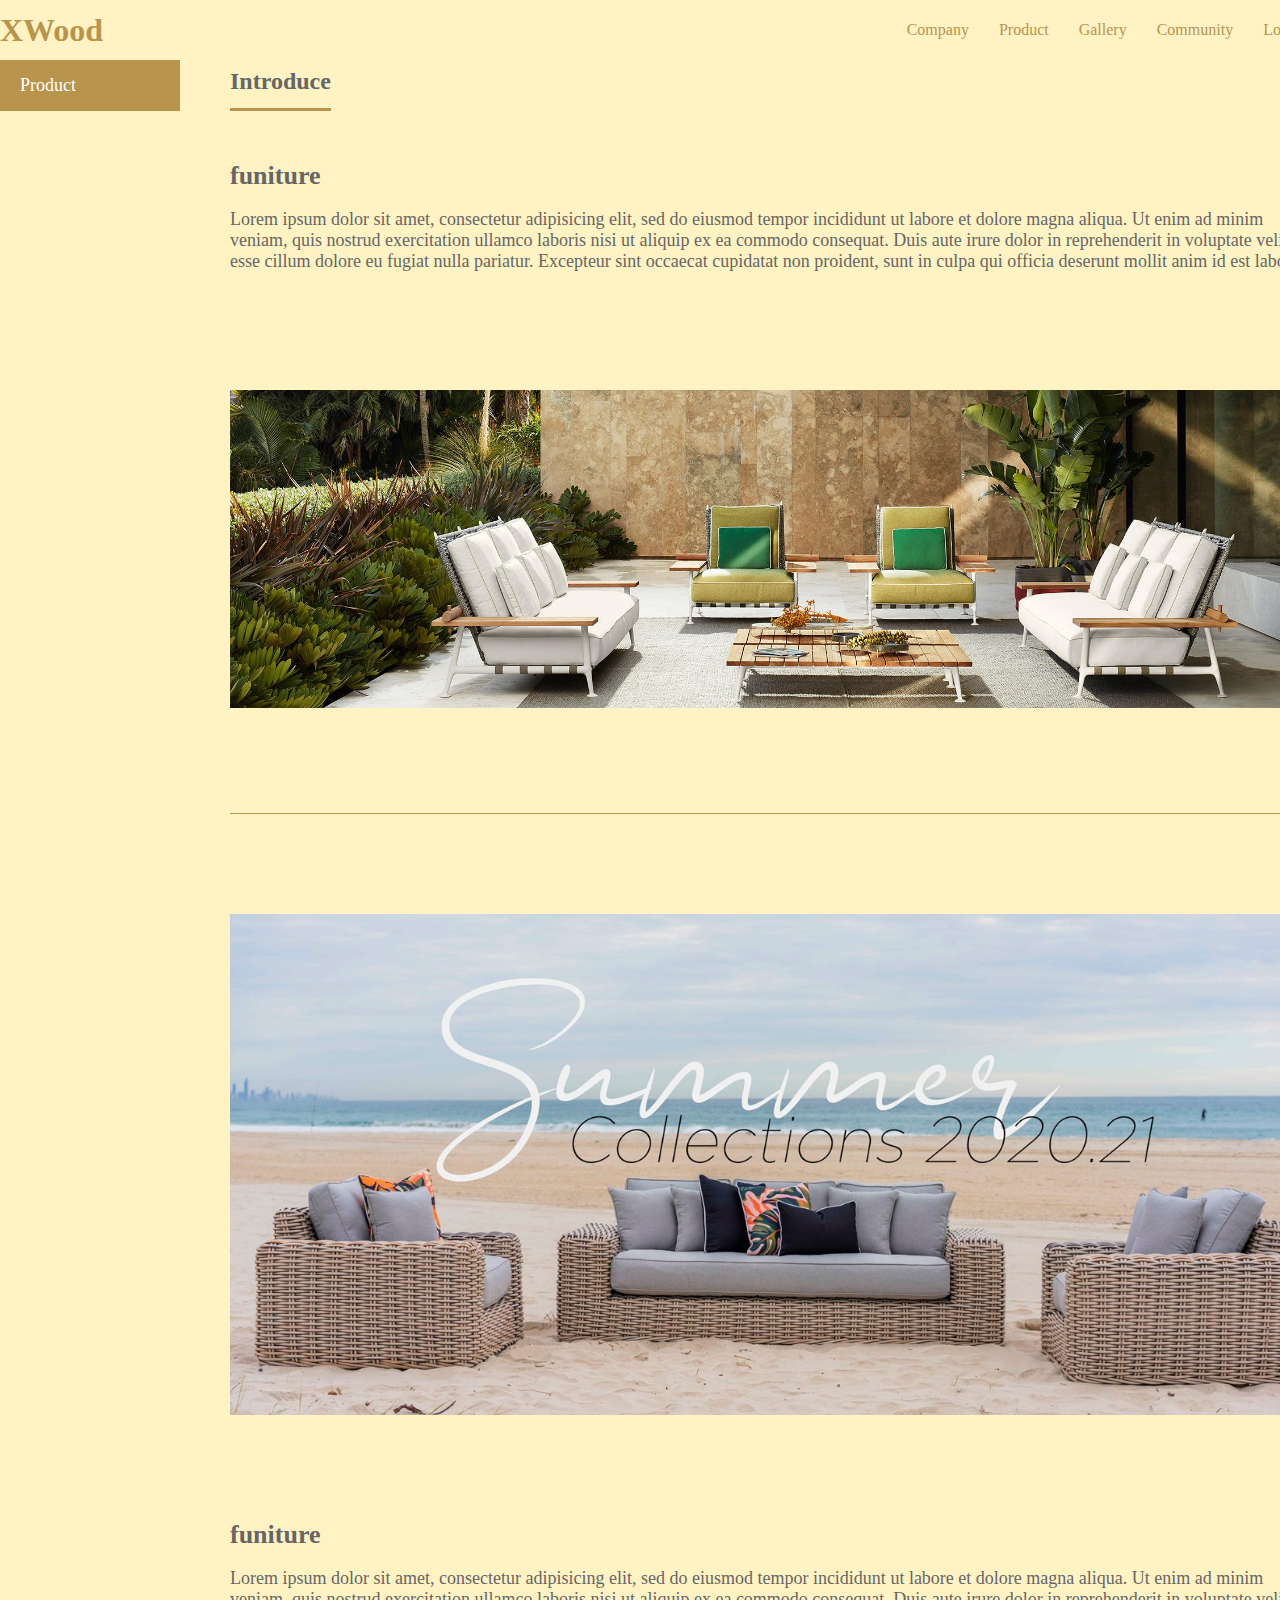
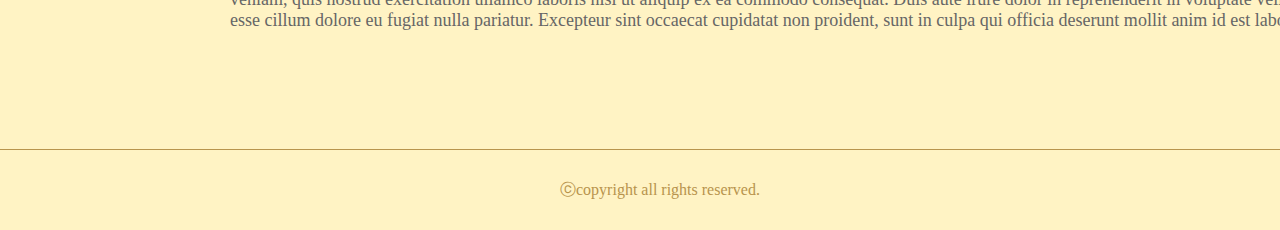
<file: 20201125/에제1_sass_site/product/product.html>
<!DOCTYPE html>
 <html lang="en">
 <head>
    <meta charset="UTF-8">
    <title>product</title>
    <link rel="stylesheet" href="../css/style.css">
    <script src="../js/jquery.min.js"></script>
    <script src="../js/common.js"></script>
     <!--[if lt IE 9]>
       <script src = "http://html5shiv.googlecode.com/svn/trunk/html5.js"></script>
     <![endif]-->
 </head>
 <body class="subpage">
   <div id="wrap">
    <header id="header">
      <h1 id="top_logo"><a href="../index.html">XWood</a></h1>
      <nav id="top_nav">
        <ul>
          <li><a href="../company/introduce.html">Company</a>
            <ul class="sub_menu">
              <li><a href="../company/introduce.html">Introduce</a></li>
              <li><a href="../company/ci.html">CI</a></li>
              <li><a href="../company/history.html">History</a></li>
            </ul>
          </li>
          <li><a href="../product/product.html">Product</a></li>
          <li><a href="../gallery/gallery.html">Gallery</a></li>
          <li><a href="../community/notice.html">Community</a>
            <ul class="sub_menu">
              <li><a href="../community/notice.html">Notice</a></li>
              <li><a href="../community/faq.html">FAQ</a></li>
            </ul>
          </li>
          <li><a href="../location/location.html">Location</a></li>
        </ul>
      </nav>
    </header>
    <main>
      <!--컨텐츠 영역-->
      <div class="container">
        <!--왼쪽메뉴-->
        <aside id="lnb">
          <ul>
            <li><a class="on" href="../product/product.html">Product</a></li>
          </ul>
        </aside>
        <!--컨텐츠 본문-->
        <div class="content">
          <h2 class="sub_title"><span>Introduce</span></h2>
          <div class="inner">
            <div class="box">
              <div class="items">
                <h3 class="title">funiture</h3>
                <p>Lorem ipsum dolor sit amet, consectetur adipisicing elit, sed do eiusmod tempor incididunt ut labore et dolore magna aliqua. Ut enim ad minim veniam, quis nostrud exercitation ullamco laboris nisi ut aliquip ex ea commodo consequat. Duis aute irure dolor in reprehenderit in voluptate velit esse cillum dolore eu fugiat nulla pariatur. Excepteur sint occaecat cupidatat non proident, sunt in culpa qui officia deserunt mollit anim id est laborum.</p>
              </div>
              <div class="items">
                <img src="../img/company/company_img01.jpg" alt="thumb01">
              </div>
            </div>
          </div>
          <div class="inner">
            <div class="box">
              <div class="items">
                <img src="../img/company/company_img02.jpg" alt="thumb02">
              </div>
              <div class="items">
                <h3 class="title">funiture</h3>
                <p>Lorem ipsum dolor sit amet, consectetur adipisicing elit, sed do eiusmod tempor incididunt ut labore et dolore magna aliqua. Ut enim ad minim veniam, quis nostrud exercitation ullamco laboris nisi ut aliquip ex ea commodo consequat. Duis aute irure dolor in reprehenderit in voluptate velit esse cillum dolore eu fugiat nulla pariatur. Excepteur sint occaecat cupidatat non proident, sunt in culpa qui officia deserunt mollit anim id est laborum.</p>
              </div>
            </div>
          </div>
        </div>
      </div>
    </main>
    <footer id="footer">
      ⓒcopyright all rights reserved.
    </footer>
   </div>
 </body>
 </html>
</file>
<file: 20201125/에제1_sass_site/css/style.css>
html, body {
  height: 100%;
}

body {
  background: #fff3c4;
  color: #666666;
}

html, body, ul, li, h1, h2, h3, h4, h5, h6 {
  margin: 0;
  padding: 0;
}

li {
  list-style: none;
}

a {
  text-decoration: none;
  color: #b8944d;
  transition: .5s;
}

a:hover {
  color: #e3a936;
}

.box {
  display: flex;
}

.box .items {
  box-sizing: border-box;
  padding: 50px;
  flex: 100%;
  flex-shrink: 0;
  font-size: 18px;
}

.box .items .title {
  font-size: 26px;
}

.box .items img {
  width: 100%;
}

.box.items_2 .items {
  flex: 50%;
}

.gbtn {
  display: inline-block;
  box-sizing: border-box;
  padding: 0 20px;
  height: 50px;
  line-height: 50px;
  text-align: center;
  background: #b8944d;
  color: white;
  border: 1px solid #b8944d;
}

.gbtn:hover {
  color: #b8944d;
  background: white;
}

#wrap {
  width: 1320px;
  margin: 0 auto;
}

#wrap #header {
  position: relative;
  height: 60px;
}

#wrap #header #top_logo {
  float: left;
}

#wrap #header #top_logo a {
  height: 60px;
  line-height: 60px;
}

#wrap #header #top_nav {
  position: relative;
  height: 60px;
  float: right;
}

#wrap #header #top_nav ul {
  float: left;
}

#wrap #header #top_nav ul li {
  position: relative;
  float: left;
  margin-left: 30px;
}

#wrap #header #top_nav ul li:first-child {
  margin-left: 0;
}

#wrap #header #top_nav ul li a {
  display: inline-block;
  width: 100%;
  height: 100%;
  line-height: 60px;
  height: 60px;
}

#wrap #header #top_nav ul li:hover .sub_menu {
  visibility: visible;
  top: 100%;
  opacity: 1;
}

#wrap #header #top_nav ul li .sub_menu {
  position: absolute;
  border: 1px solid #b8944d;
  visibility: hidden;
  top: calc( 100% - 3px);
  opacity: 0;
  transition: .5s;
}

#wrap #header #top_nav ul li .sub_menu li {
  width: 100%;
  margin: 0;
  background: white;
  box-sizing: border-box;
  padding: 0 10px;
  width: 100%;
  min-width: 150px;
  transition: .5s;
}

#wrap #header #top_nav ul li .sub_menu li a {
  line-height: 40px;
  height: 40px;
}

#wrap #header #top_nav ul li .sub_menu li:hover {
  background: #b8944d;
}

#wrap #header #top_nav ul li .sub_menu li:hover a {
  color: white;
}

#wrap #footer {
  margin-top: 50px;
  height: 80px;
  line-height: 80px;
  text-align: center;
  border-top: 1px solid #b8944d;
  color: #b8944d;
}

.mainbanner {
  height: 550px;
  background: url("../img/main_banner.jpg") no-repeat;
  background-size: cover;
}

.inner:nth-child(1) {
  margin-top: 50px;
}

body.subpage main .container {
  display: flex;
}

body.subpage main .container #lnb {
  flex: 230px;
  flex-shrink: 0;
  box-sizing: border-box;
  padding-right: 50px;
}

body.subpage main .container #lnb ul li {
  border-bottom: 1px solid #b8944d;
}

body.subpage main .container #lnb ul li a {
  display: inline-block;
  width: 100%;
  height: 100%;
  line-height: 50px;
  font-size: 18px;
  box-sizing: border-box;
  transition: 0.5s;
}

body.subpage main .container #lnb ul li a:hover {
  padding-left: 20px;
}

body.subpage main .container #lnb ul li a.on {
  color: white;
  background: #b8944d;
  padding-left: 20px;
}

body.subpage main .container .sub_title span {
  position: relative;
  display: inline-block;
  padding-bottom: 8px;
  line-height: 43px;
}

body.subpage main .container .sub_title span:after {
  content: '';
  position: absolute;
  height: 3px;
  background: #b8944d;
  bottom: 0;
  left: 0;
  right: 0;
}

body.subpage main .container .inner + .inner {
  margin-top: 50px;
  padding-top: 50px;
  border-top: 1px solid #b8944d;
}

body.subpage main .container .inner .box {
  flex-wrap: wrap;
}

body.subpage main .container .inner .box .items {
  padding: 50px 0;
}
</file>
